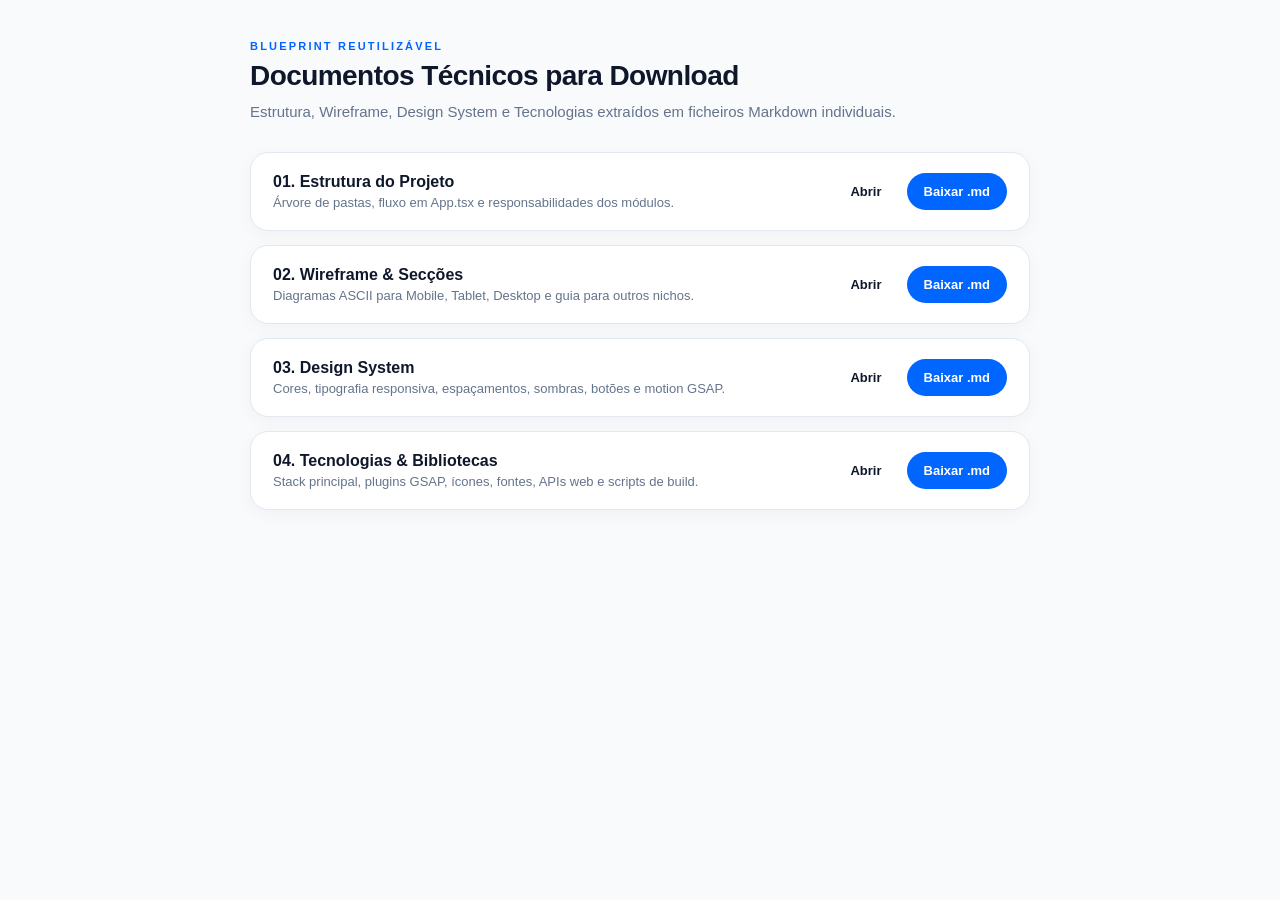
<file: public/docs/index.html>
<!doctype html>
<html lang="pt">
  <head>
    <meta charset="UTF-8" />
    <meta name="viewport" content="width=device-width, initial-scale=1.0" />
    <title>Documentação Técnica — Download dos Ficheiros</title>
    <style>
      :root {
        --primary: #0066ff;
        --primary-dark: #0052cc;
        --dark: #0f172a;
        --body: #64748b;
        --bg: #f8fafc;
        --border: #e2e8f0;
      }
      * {
        box-sizing: border-box;
      }
      body {
        margin: 0;
        font-family: -apple-system, BlinkMacSystemFont, 'Segoe UI', Roboto, sans-serif;
        background: var(--bg);
        color: var(--dark);
        padding: 40px 20px;
      }
      .container {
        max-width: 780px;
        margin: 0 auto;
      }
      .header {
        margin-bottom: 28px;
      }
      .eyebrow {
        font-size: 11px;
        font-weight: 700;
        letter-spacing: 0.2em;
        text-transform: uppercase;
        color: var(--primary);
        margin-bottom: 8px;
      }
      h1 {
        margin: 0 0 8px;
        font-size: 28px;
        letter-spacing: -0.02em;
      }
      p {
        margin: 0;
        color: var(--body);
        line-height: 1.6;
        font-size: 15px;
      }
      .grid {
        display: grid;
        gap: 14px;
      }
      .card {
        background: #ffffff;
        border: 1px solid var(--border);
        border-radius: 18px;
        padding: 20px 22px;
        display: flex;
        align-items: center;
        justify-content: space-between;
        gap: 16px;
        box-shadow: 0 4px 18px rgba(15, 23, 42, 0.04);
      }
      .card h2 {
        margin: 0 0 4px;
        font-size: 16px;
      }
      .card span {
        font-size: 13px;
        color: var(--body);
        display: block;
      }
      .actions {
        display: flex;
        gap: 8px;
        flex-shrink: 0;
      }
      button,
      a.btn {
        font-family: inherit;
        font-size: 13px;
        font-weight: 600;
        padding: 10px 16px;
        border-radius: 9999px;
        text-decoration: none;
        cursor: pointer;
        border: 1px solid transparent;
        transition: all 0.15s ease;
      }
      .btn-primary {
        background: var(--primary);
        color: #ffffff;
      }
      .btn-primary:hover {
        background: var(--primary-dark);
      }
      .btn-outline {
        background: #ffffff;
        color: var(--dark);
        border-color: var(--border);
      }
      .btn-outline:hover {
        border-color: var(--primary);
        color: var(--primary);
      }
      @media (max-width: 600px) {
        .card {
          flex-direction: column;
          align-items: flex-start;
        }
        .actions {
          width: 100%;
        }
        button,
        a.btn {
          flex: 1;
          text-align: center;
        }
      }
    </style>
  </head>
  <body>
    <div class="container">
      <div class="header">
        <div class="eyebrow">Blueprint Reutilizável</div>
        <h1>Documentos Técnicos para Download</h1>
        <p>
          Estrutura, Wireframe, Design System e Tecnologias extraídos em ficheiros Markdown individuais.
        </p>
      </div>

      <div class="grid">
        <div class="card">
          <div>
            <h2>01. Estrutura do Projeto</h2>
            <span>Árvore de pastas, fluxo em App.tsx e responsabilidades dos módulos.</span>
          </div>
          <div class="actions">
            <a class="btn btn-outline" href="./01-estrutura-projeto.md" target="_blank">Abrir</a>
            <button class="btn btn-primary" onclick="downloadDoc('01-estrutura-projeto.md')">Baixar .md</button>
          </div>
        </div>

        <div class="card">
          <div>
            <h2>02. Wireframe &amp; Secções</h2>
            <span>Diagramas ASCII para Mobile, Tablet, Desktop e guia para outros nichos.</span>
          </div>
          <div class="actions">
            <a class="btn btn-outline" href="./02-wireframe-seccoes.md" target="_blank">Abrir</a>
            <button class="btn btn-primary" onclick="downloadDoc('02-wireframe-seccoes.md')">Baixar .md</button>
          </div>
        </div>

        <div class="card">
          <div>
            <h2>03. Design System</h2>
            <span>Cores, tipografia responsiva, espaçamentos, sombras, botões e motion GSAP.</span>
          </div>
          <div class="actions">
            <a class="btn btn-outline" href="./03-design-system.md" target="_blank">Abrir</a>
            <button class="btn btn-primary" onclick="downloadDoc('03-design-system.md')">Baixar .md</button>
          </div>
        </div>

        <div class="card">
          <div>
            <h2>04. Tecnologias &amp; Bibliotecas</h2>
            <span>Stack principal, plugins GSAP, ícones, fontes, APIs web e scripts de build.</span>
          </div>
          <div class="actions">
            <a class="btn btn-outline" href="./04-tecnologias-bibliotecas.md" target="_blank">Abrir</a>
            <button class="btn btn-primary" onclick="downloadDoc('04-tecnologias-bibliotecas.md')">Baixar .md</button>
          </div>
        </div>
      </div>
    </div>

    <script>
      async function downloadDoc(filename) {
        try {
          const res = await fetch('./' + filename);
          const text = await res.text();
          const blob = new Blob([text], { type: 'text/markdown;charset=utf-8' });
          const url = URL.createObjectURL(blob);
          const link = document.createElement('a');
          link.href = url;
          link.download = filename;
          document.body.appendChild(link);
          link.click();
          link.remove();
          URL.revokeObjectURL(url);
        } catch (err) {
          window.open('./' + filename, '_blank');
        }
      }
    </script>
  </body>
</html>
</file>
